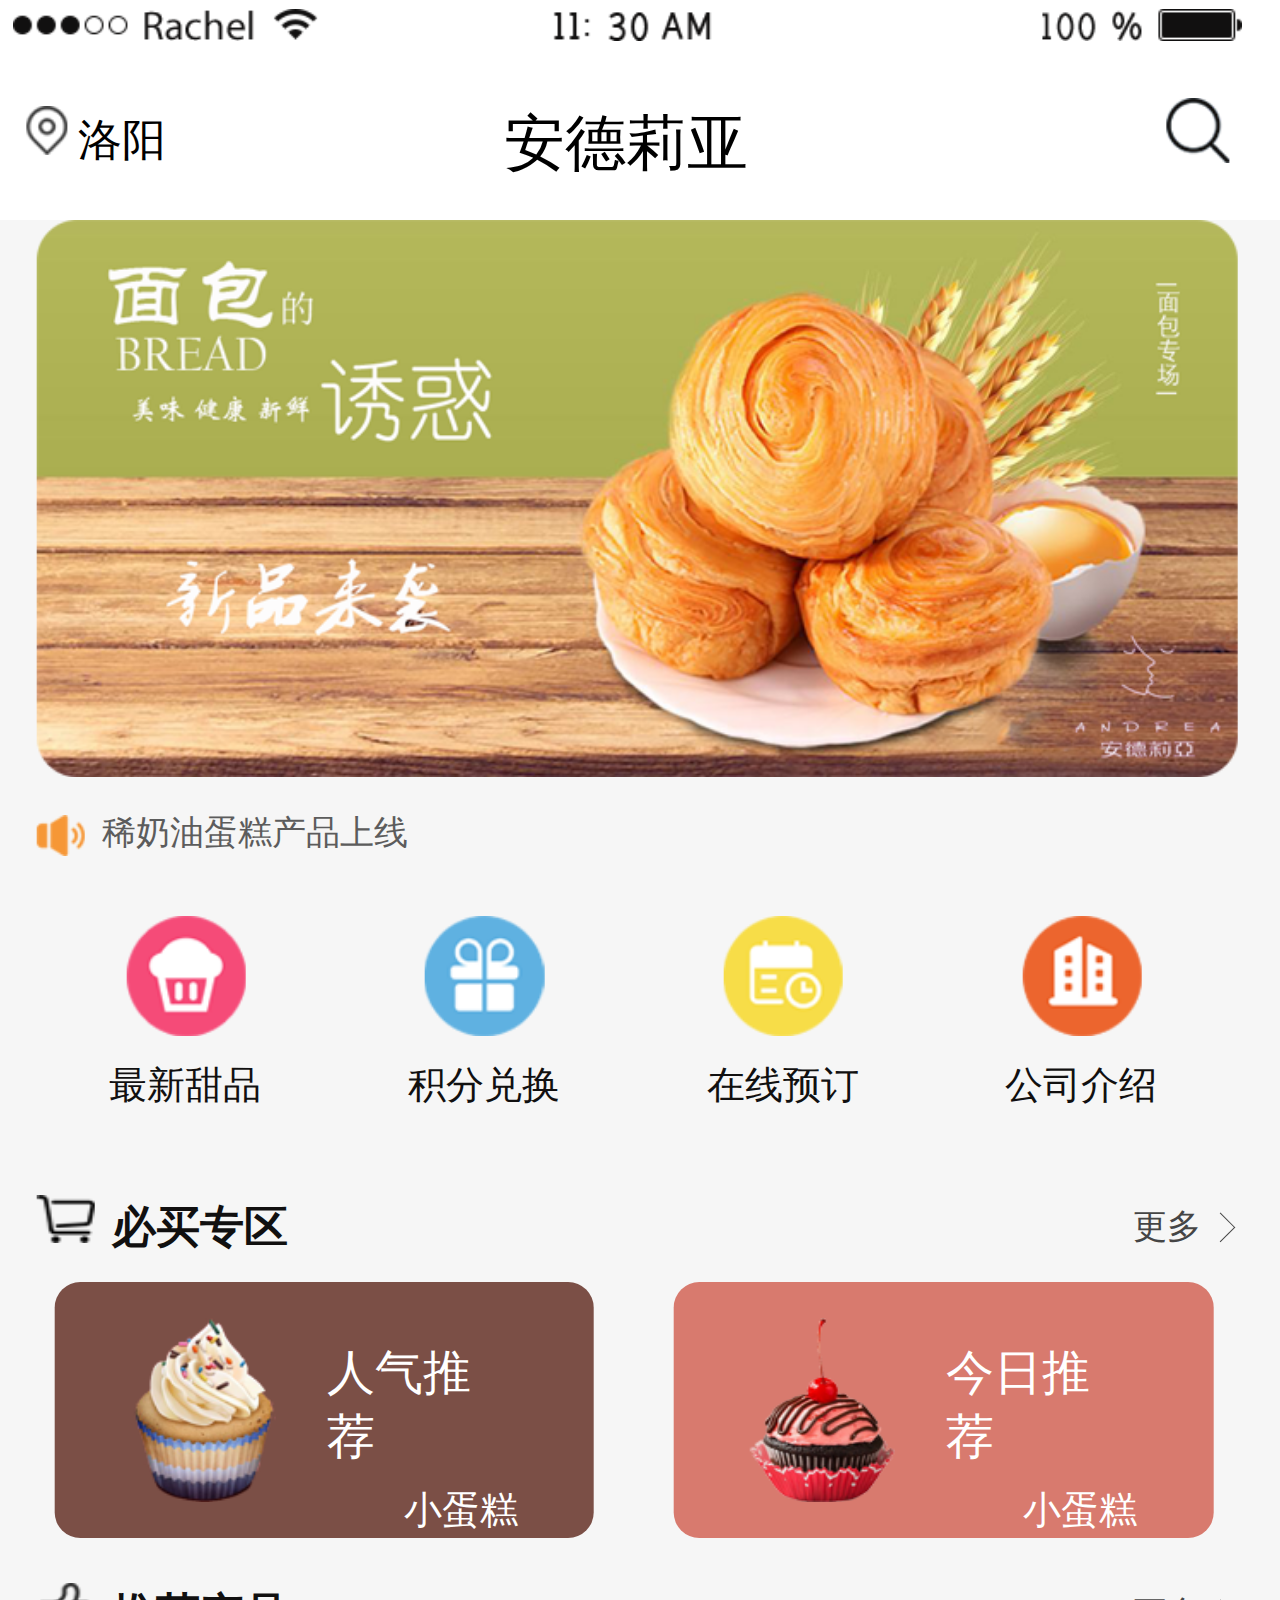
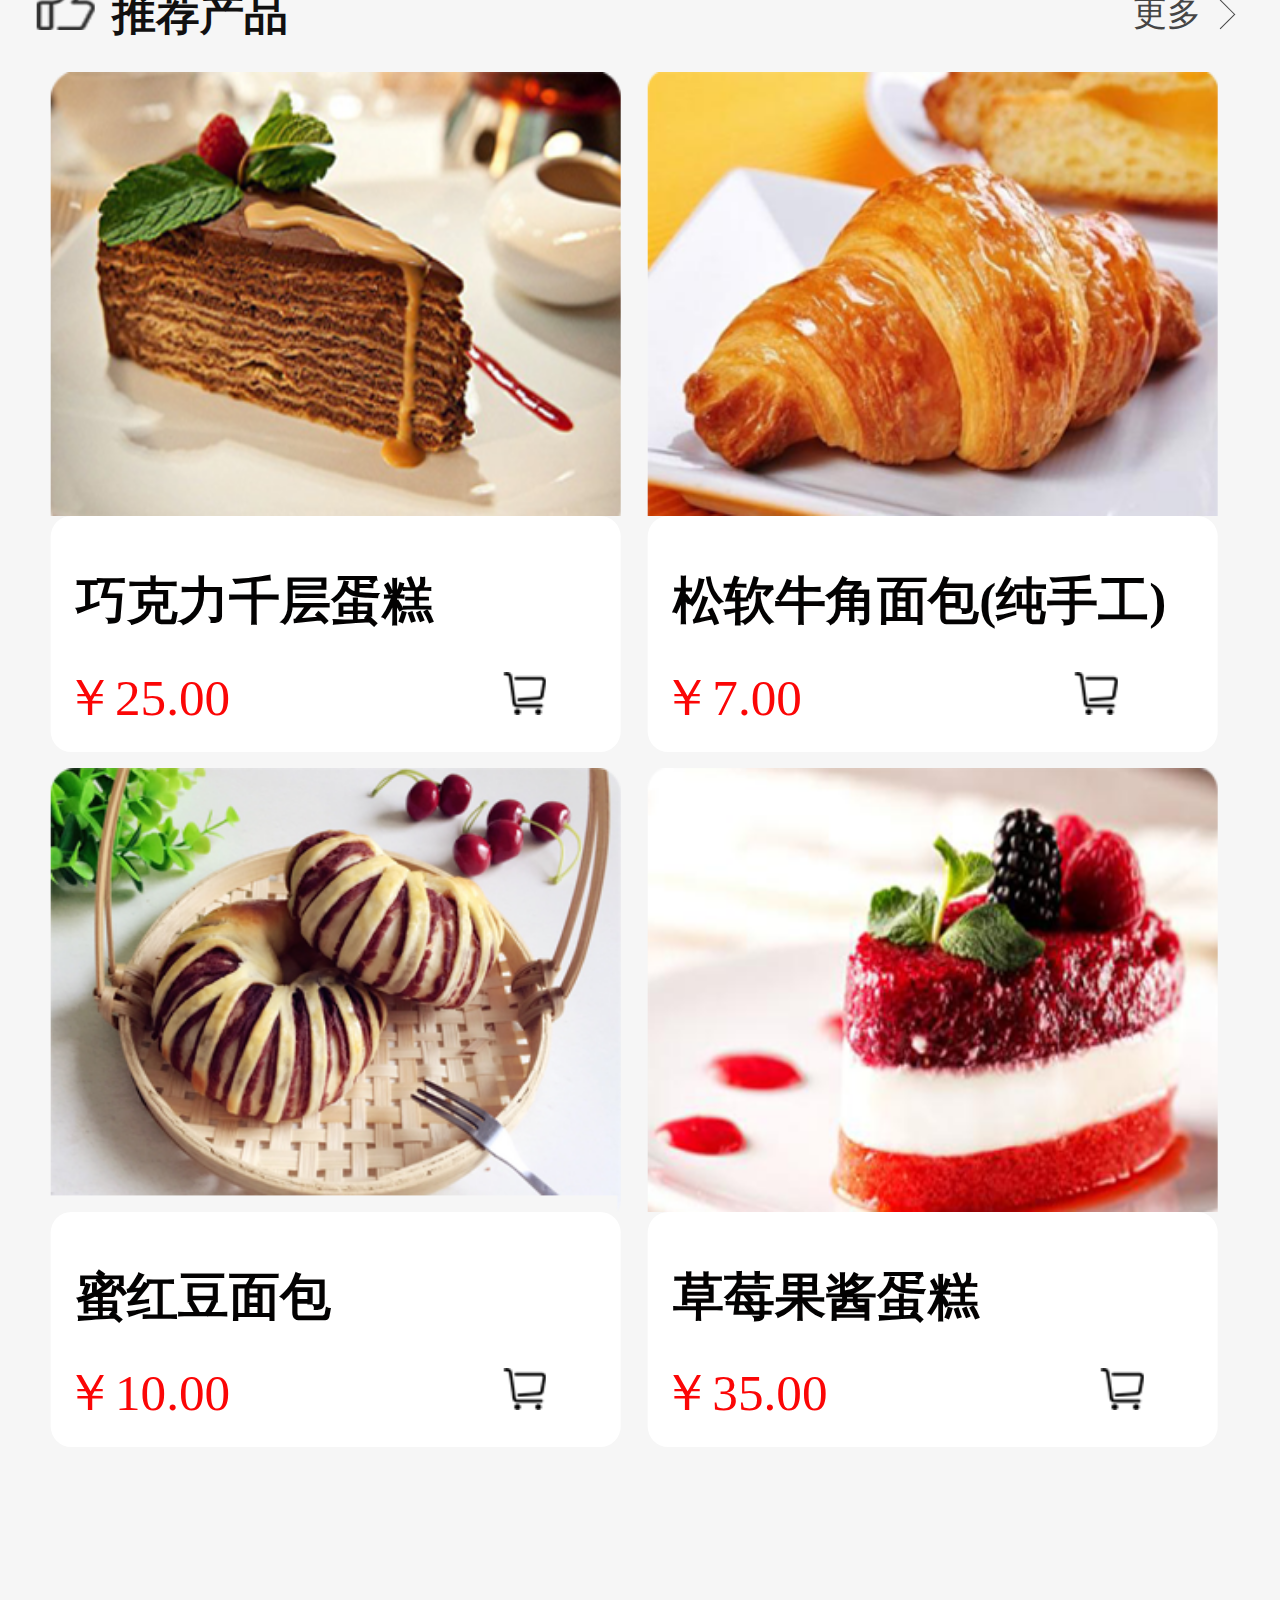
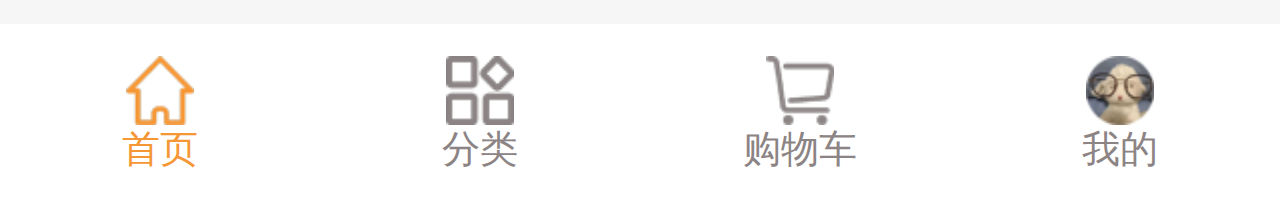
<file: 安德莉亚1-焦诗博/index.html>
<!DOCTYPE html>
<html lang="en">
<head>
    <meta charset="UTF-8">
    <meta name="viewport" content="width=device-width, initial-scale=1.0">
    <title>Document</title>
    <style>
        @import 'css/common.css';
    </style>
</head>
<body>
    <div class="nav"></div>
    <div class="navbar">
        <div><img src="img/16.png">&nbsp;洛阳</div>
        <div>安德莉亚</div>
        <div></div>
    </div>
    <div class="color">
        <div class="tbody">
            <header>
                <div class="lunbo"></div>
                <div class="tip">
                    <div></div>
                    <div>稀奶油蛋糕产品上线</div>
                </div>
                <div class="menu">
                    <div class="fr"><img src="img/12.png"><span>最新甜品</span></div>
                    <div class="s"><img src="img/11.png"><span>积分兑换</span></div>
                    <div class="t"><img src="img/10.png"><span>在线预订</span></div>
                    <div class="fo"><img src="img/9.png"><span>公司介绍</span></div>
                </div>
            </header>
            <div class="content">
                <div class="bm">
                    <div class="bhd"><div><img src="img/3.png">&nbsp;<span>必买专区</span></div><div>更多&nbsp;</div></div>
                    <div class="bc">
                        <div class="bl">
                            <div></div>
                            <div>
                                <span>人气推荐</span>
                                <span>小蛋糕</span>
                            </div>
                        </div>
                        <div class="br">
                            <div></div>
                            <div>
                                <span>今日推荐</span>
                                <span>小蛋糕</span>
                            </div>
                        </div>
                    </div>
                </div>
                <div class="tj">
                    <div class="thd"><div><img src="img/6.png">&nbsp;<span>推荐产品</span></div><div>更多&nbsp;</div></div>
                    <div class="tbd"></div>
                </div>
            </div>
        </div>   
    </div>
    <footer>
        <ul>
            <li><img src="img/21.png" alt="">首页</li>
            <li><img src="img/20.png" alt="">分类</li>
            <li><img src="img/19.png" alt="">购物车</li>
            <li><img src="img/18.png" alt="">我的</li>
        </ul>
    </footer>
    <script src="js/index.js"></script>
</body>
</html>
</file>
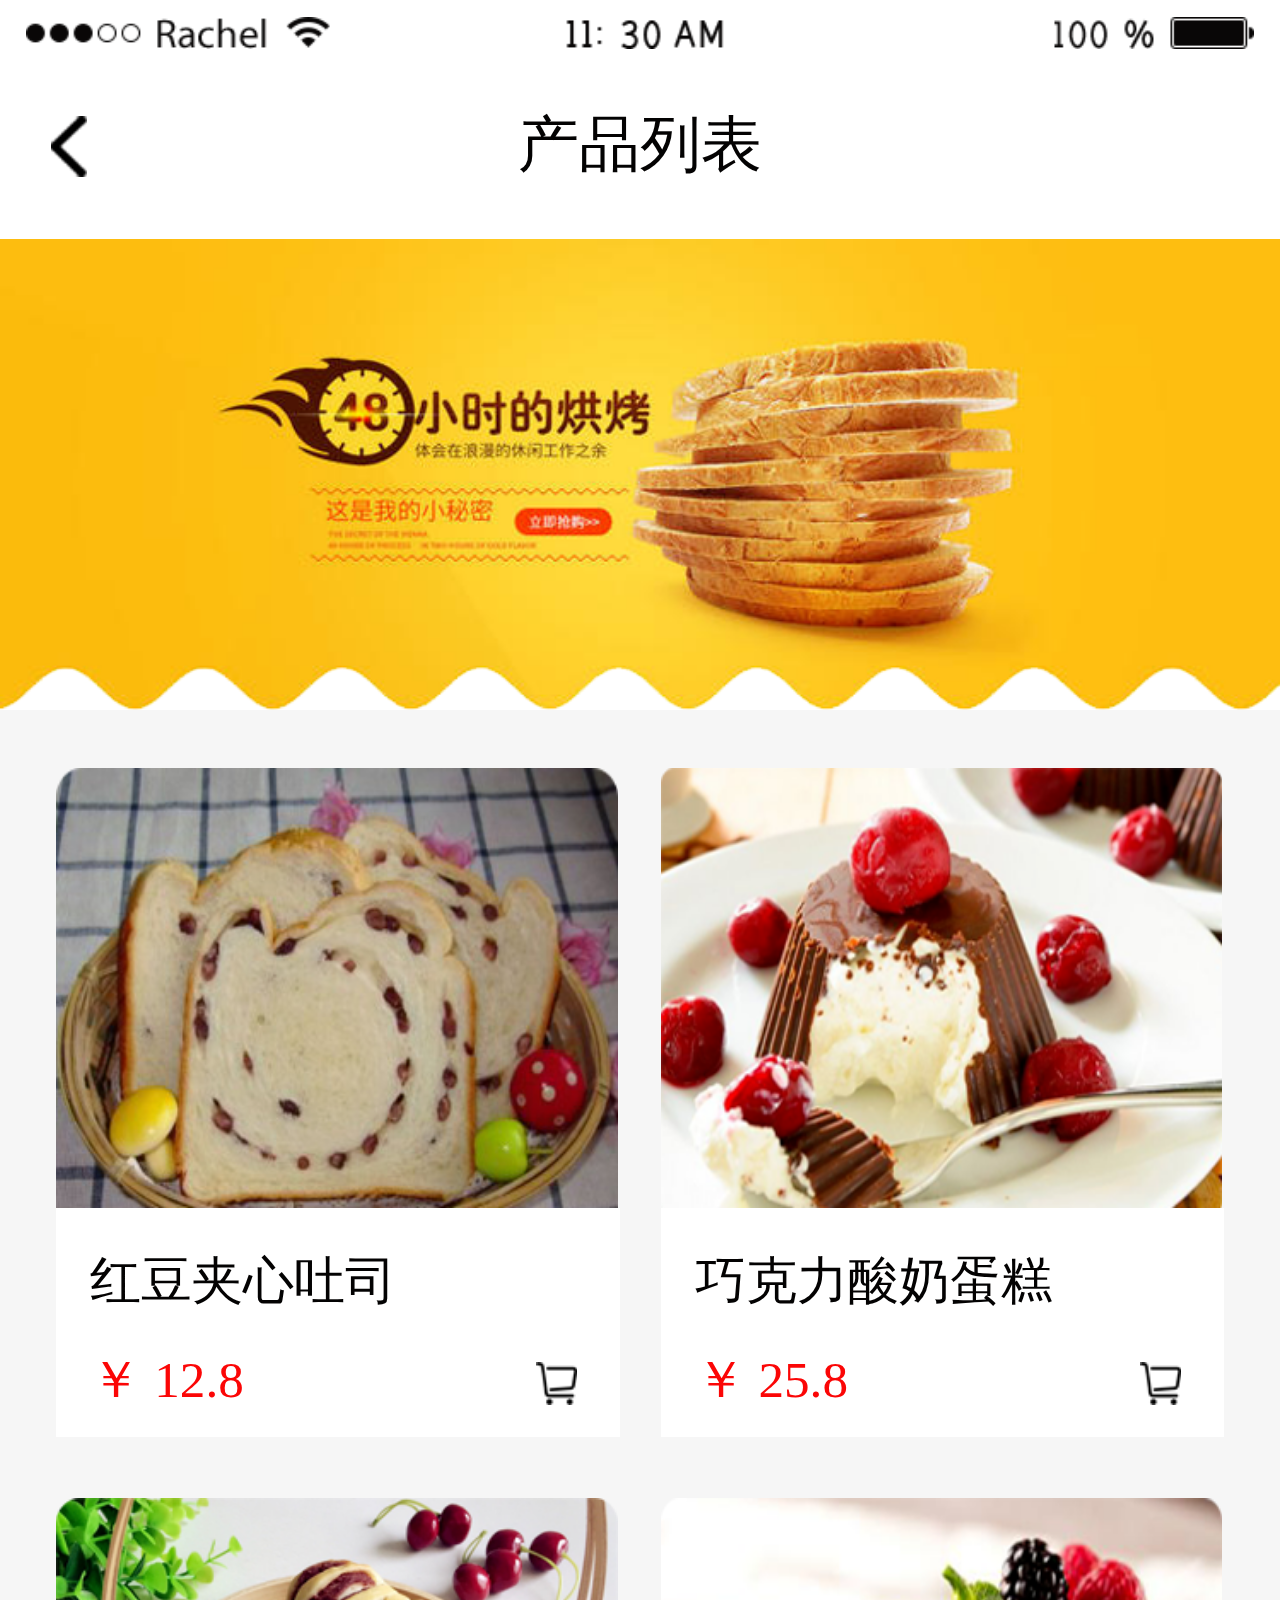
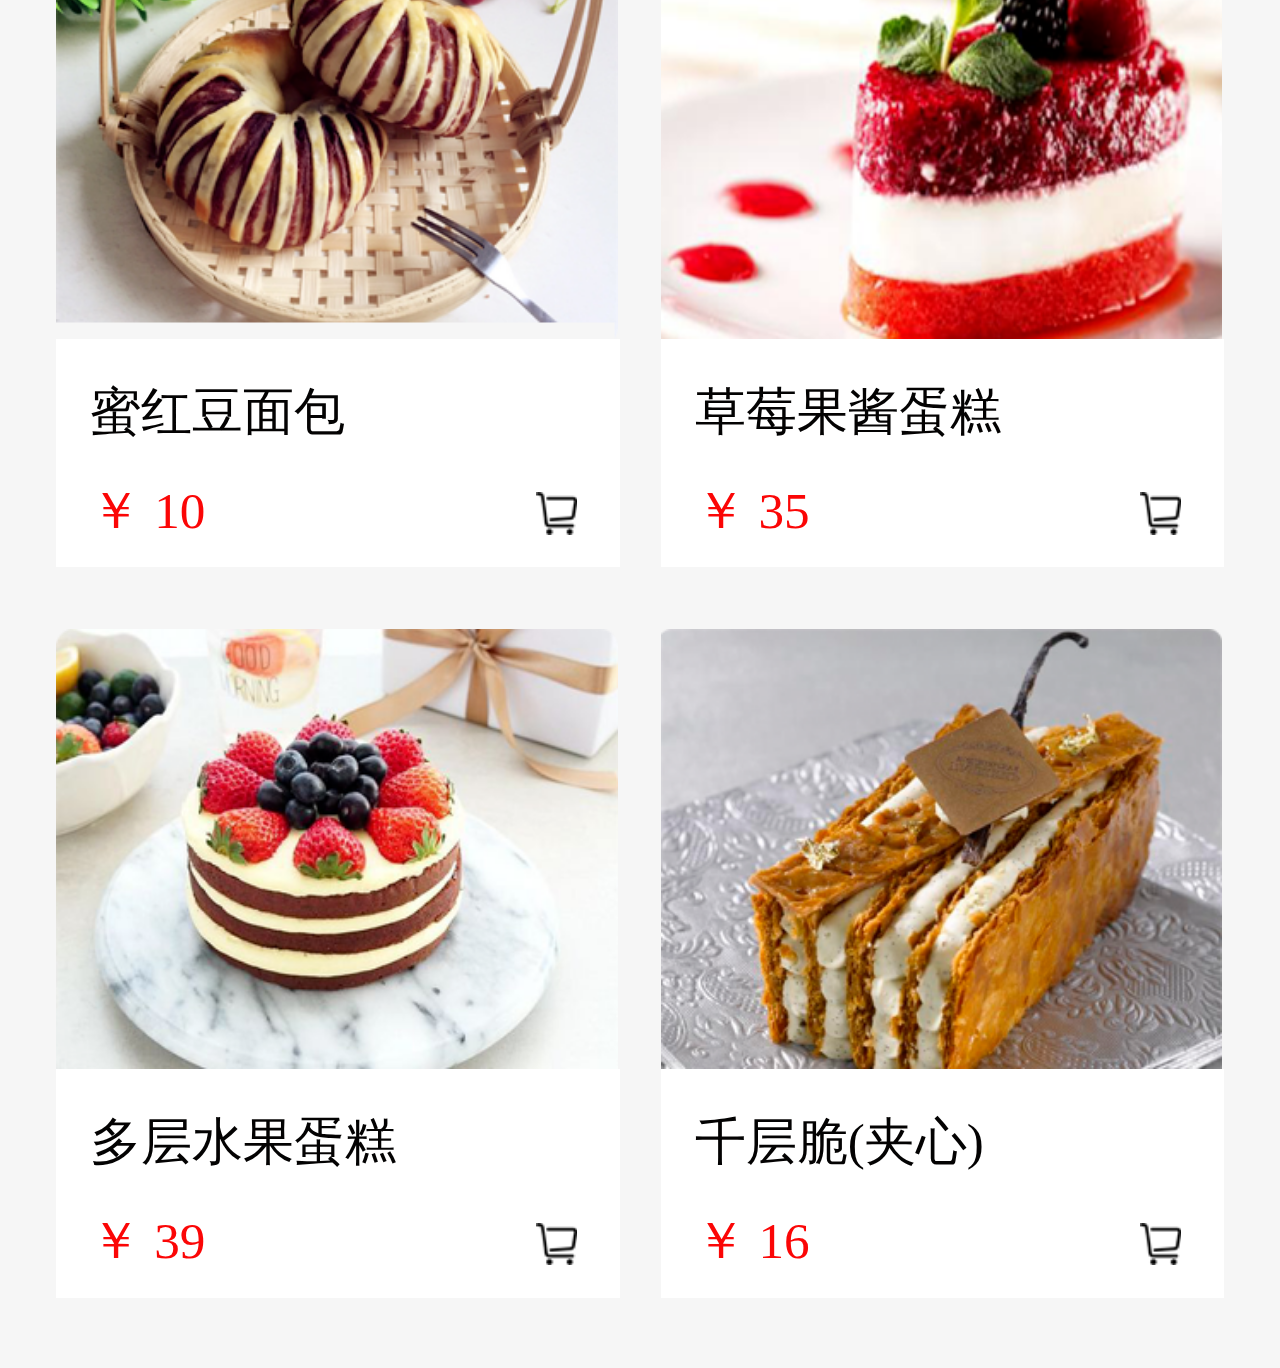
<file: 安德莉亚2-焦诗博/安德莉亚2.html>
<!DOCTYPE html>
<html lang="en">
<head>
    <meta charset="UTF-8">
    <meta name="viewport" content="width=device-width, initial-scale=1.0">
    <title>Document</title>
    <style>
        @import 'css/less.css';
    </style>
</head>
<body>
    <div class="dl">
        <div class="hd"><img src="../安德莉亚2-焦诗博/img/苹果6黑.png" alt=""></div>
        <div class="tit"><img src="../安德莉亚2-焦诗博/img/箭头.png">产品列表</div>
    </div>
    <div class="ct">
        <div class="zw"></div>
        <div class="lunbo"></div>
        <div class="mune">
            <div class="mid">
            </div>
        </div>        
    </div>
    <script src="../安德莉亚2-焦诗博/js/js.js"></script>
</body>
</html>
</file>
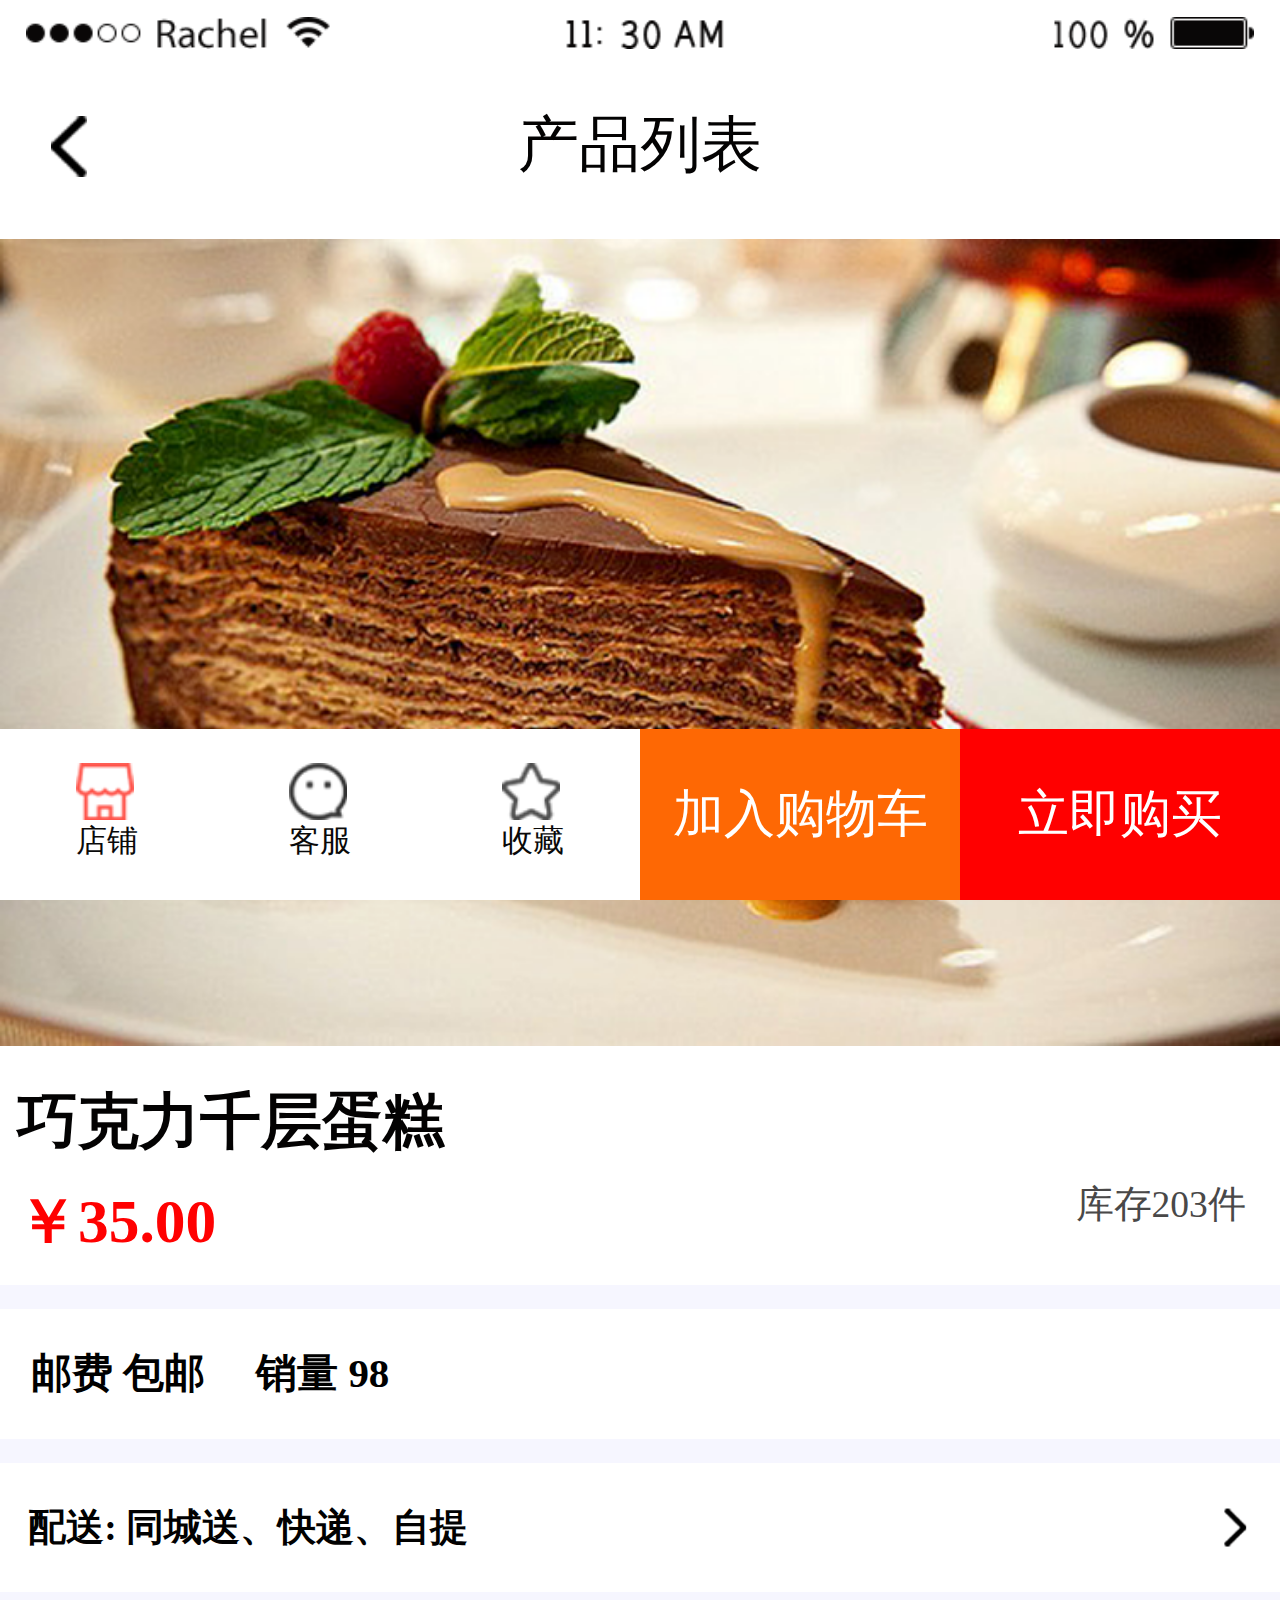
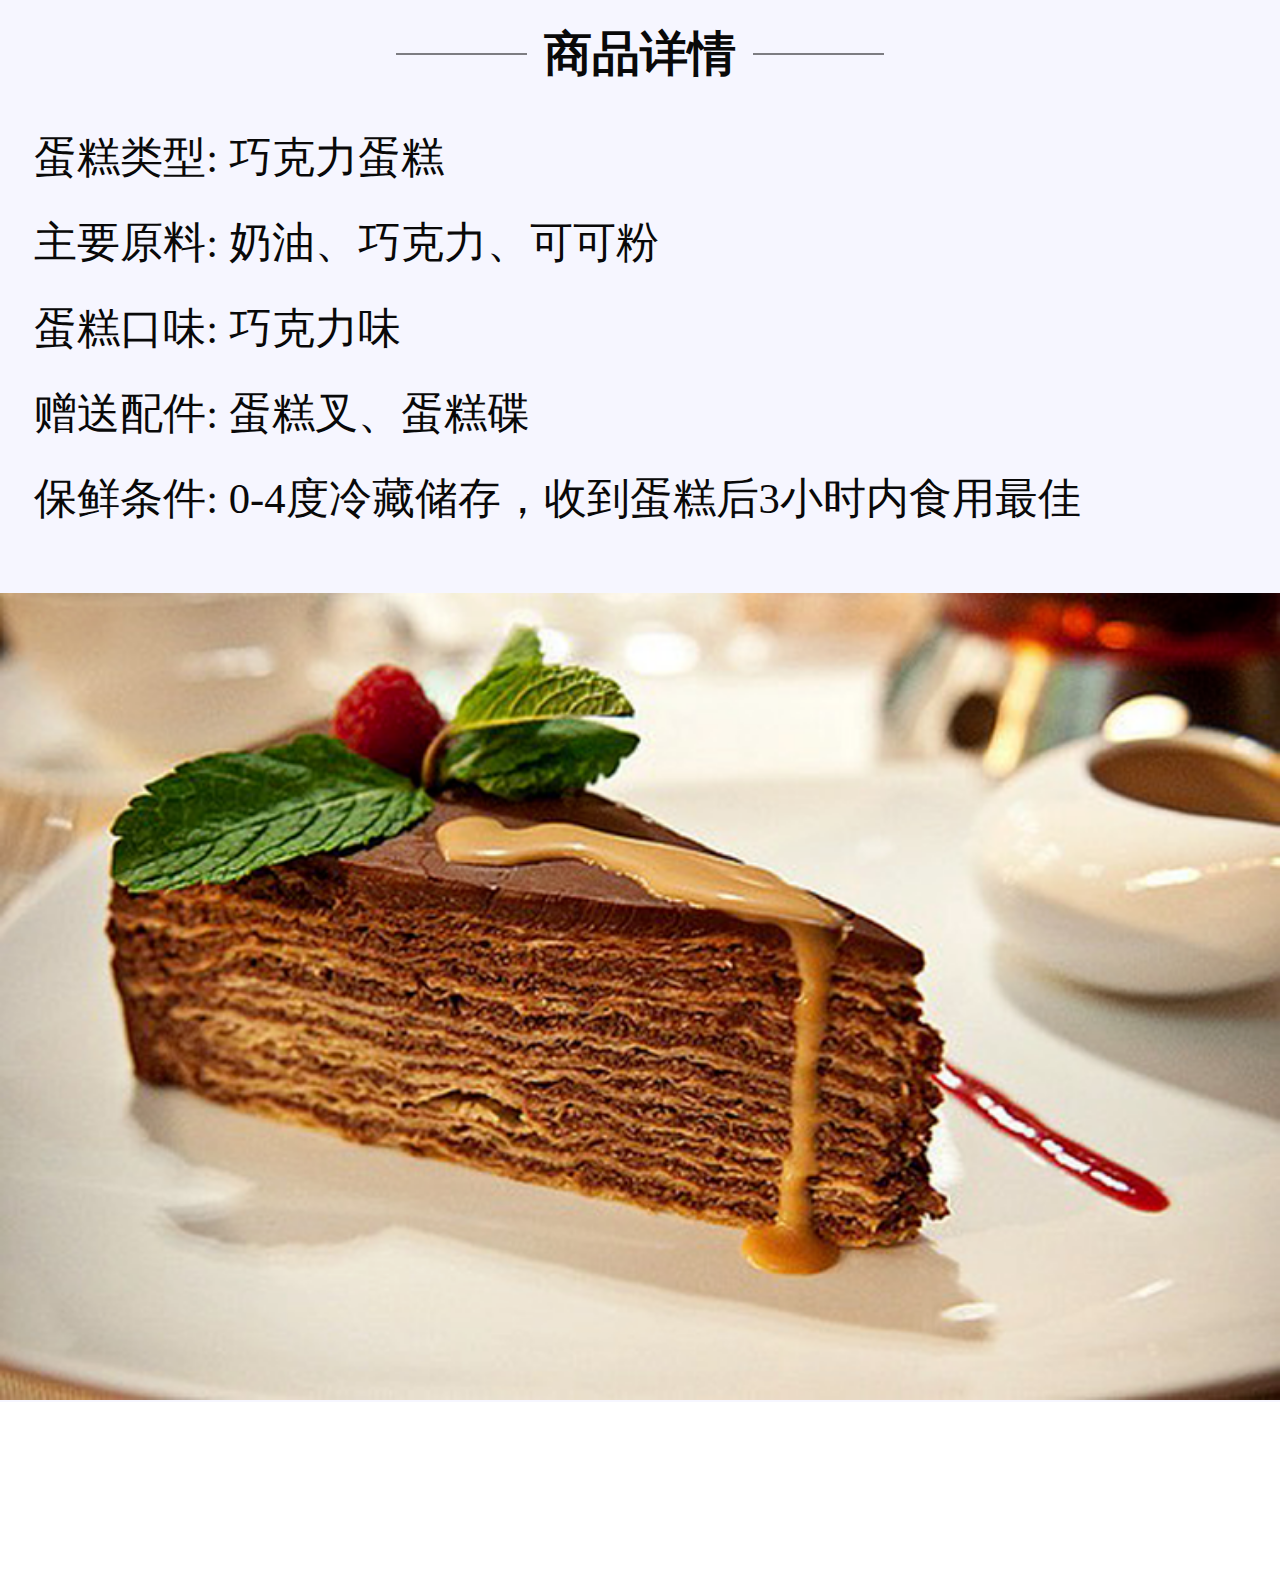
<file: 安德莉亚3-焦诗博/商品详情.html>
<!DOCTYPE html>
<html lang="en">
<head>
    <meta charset="UTF-8">
    <meta name="viewport" content="width=device-width, initial-scale=1.0">
    <title>Document</title>
    <style>
        @import '../安德莉亚3-焦诗博/css/spxqless.css';
    </style>
</head>
<body>
    <div class="dl">
        <div class="hd"><img src="../安德莉亚2-焦诗博/img/苹果6黑.png" alt=""></div>
        <div class="tit"><img src="../安德莉亚2-焦诗博/img/箭头.png">产品列表</div>
    </div>
    <div class="zw"></div>
     <div class="content">
         <div class="pic"><img src="../安德莉亚3-焦诗博/img/图层1.png" alt=""></div>
         <div class="name">
             <span>巧克力千层蛋糕</span>
             <div class="num">
                 <span>￥35.00</span>
                 <span>库存203件</span>
             </div>
         </div>
         <div class="message1"><span>&nbsp;&nbsp;&nbsp;邮费 包邮</span>&nbsp;&nbsp;&nbsp;&nbsp;&nbsp;<span>销量 98</span></div>
         <div class="message2">&nbsp;&nbsp;&nbsp;<span>配送: 同城送、快递、自提</span><img src="../安德莉亚3-焦诗博/img/箭头.png" alt=""></div>
        <div class="message3">
            <div class="tt">
                <div class="line"></div>
                <div class="ttf">商品详情</div>
                <div class="line"></div>
            </div>
            <div class="bd">
                蛋糕类型: 巧克力蛋糕<br/>
                主要原料: 奶油、巧克力、可可粉<br/>
                蛋糕口味: 巧克力味<br/>
                赠送配件: 蛋糕叉、蛋糕碟<br/>
                保鲜条件: 0-4度冷藏储存，收到蛋糕后3小时内食用最佳
            </div>
            <img src="../安德莉亚3-焦诗博/img/图层1.png " alt="">
        </div>
     </div>
     <div class="zw2"></div>
     <footer>
        <div class="left">
            <div class="dp"><img src="../安德莉亚3-焦诗博/img/图层4.png" alt=""><span>店铺</span></div>
            <div class="kf"><img src="../安德莉亚3-焦诗博/img/图层2.png" alt=""><span>客服</span></div>
            <div class="sc"><img src="../安德莉亚3-焦诗博/img/图层3.png" alt=""><span>收藏</span></div>
        </div>
        <div class="right">
            <div class="car">加入购物车</div>
            <div class="buy">立即购买</div>
        </div>
     </footer>
</body>
</html>
</file>
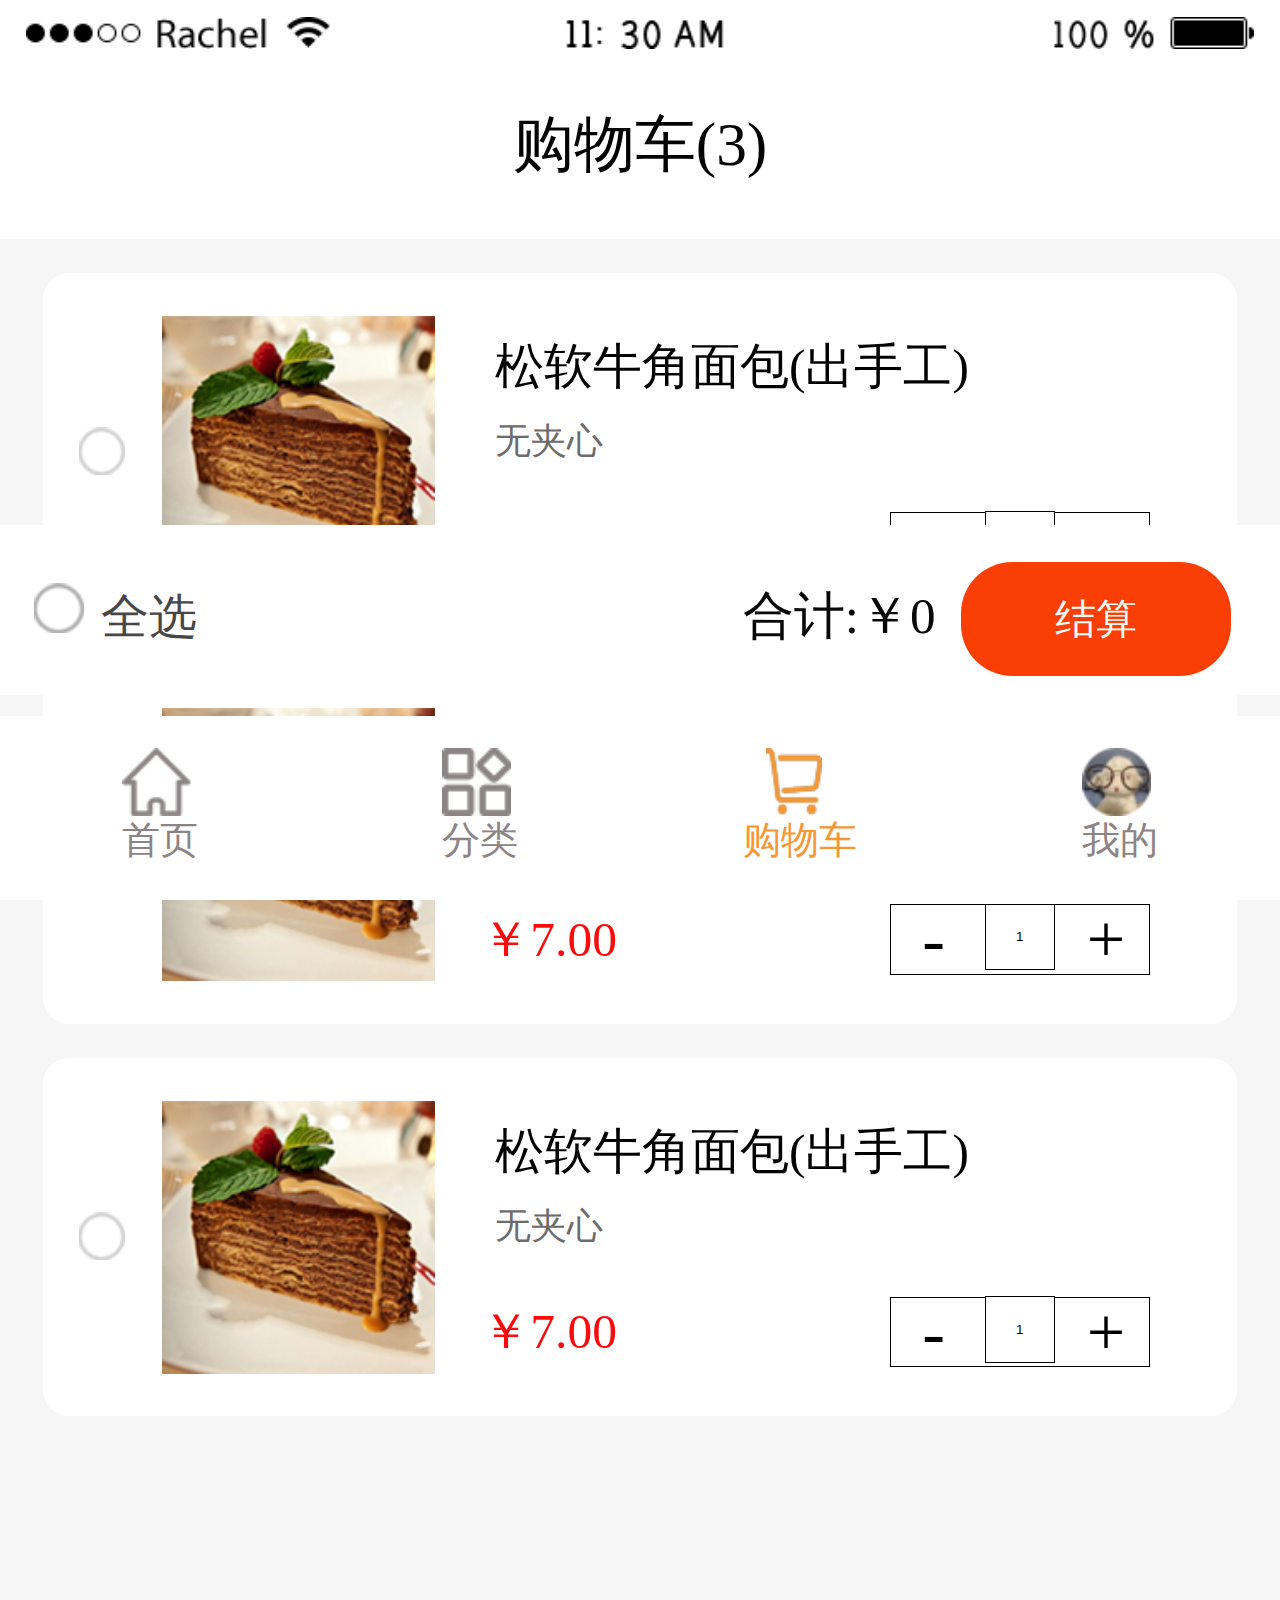
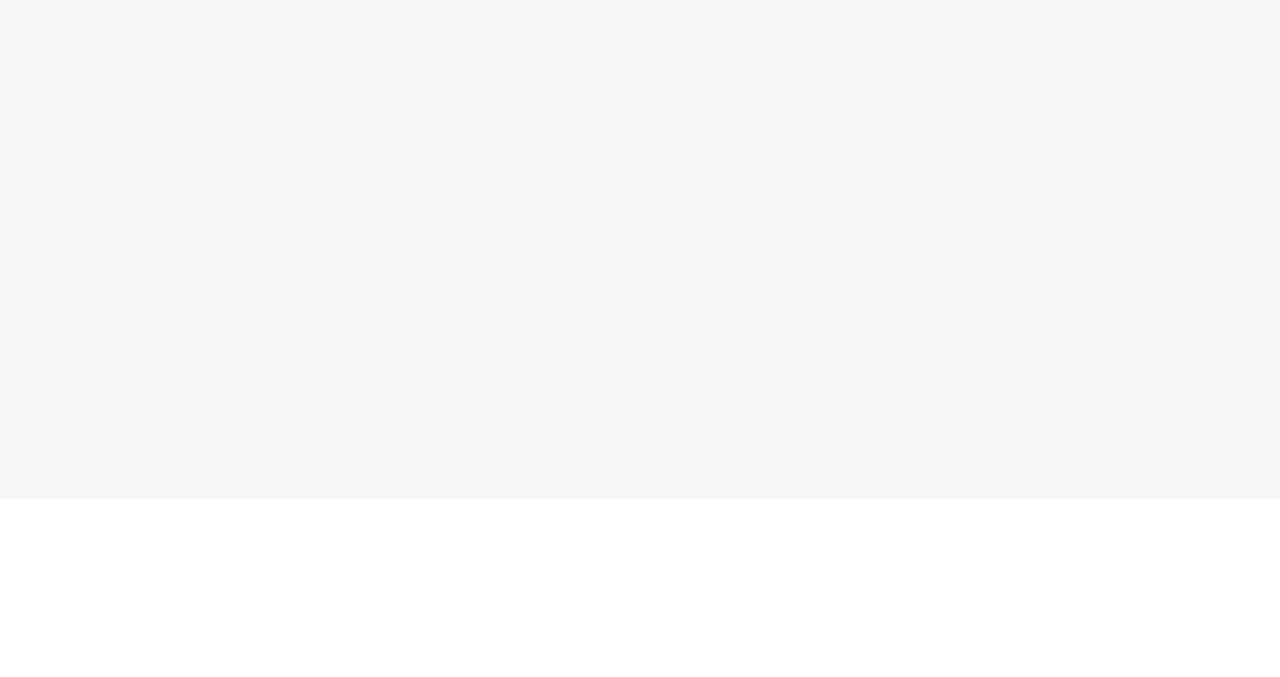
<file: 安德莉亚4-焦诗博/安德莉亚4.html>
<!DOCTYPE html>
<html lang="en">

<head>
    <meta charset="UTF-8">
    <meta name="viewport" content="width=device-width, initial-scale=1.0">
    <title>Document</title>
    <style>
        @import '../安德莉亚4-焦诗博/css/less.css';
    </style>
</head>

<body>
    <!-- 头 -->
    <div class="header">
        <div class="hd"><img src="../安德莉亚4-焦诗博/img/苹果6黑.png" alt=""></div>
        <div class="tit">购物车(3)</div>
    </div>
    <div class="zw1"></div>
    <!-- 内容区 -->
    <div class="content">
        <div class="card">
            <div class="rd"><img src="../安德莉亚4-焦诗博/img/图层1副本3.png" alt=""></div>
            <div class="pic"><img src="../安德莉亚4-焦诗博/img/图层5.png"></div>
            <div class="xx"><span>松软牛角面包(出手工)</span><span>无夹心</span>
                <div class="num"><span class="price">￥7.00</span>
                    <div class="chance">
                        <div class="jian">-</div><input type="text" value="1">
                        <div class="jia">+</div>
                    </div>
                </div>
            </div>
        </div>
        <div class="card">
            <div class="rd"><img src="../安德莉亚4-焦诗博/img/图层1副本3.png" alt=""></div>
            <div class="pic"><img src="../安德莉亚4-焦诗博/img/图层5.png"></div>
            <div class="xx"><span>松软牛角面包(出手工)</span><span>无夹心</span>
                <div class="num"><span class="price">￥7.00</span>
                    <div class="chance">
                        <div class="jian">-</div><input type="text" value="1">
                        <div class="jia">+</div>
                    </div>
                </div>
            </div>
        </div>
        <div class="card">
            <div class="rd"><img src="../安德莉亚4-焦诗博/img/图层1副本3.png" alt=""></div>
            <div class="pic"><img src="../安德莉亚4-焦诗博/img/图层5.png"></div>
            <div class="xx"><span>松软牛角面包(出手工)</span><span>无夹心</span>
                <div class="num"><span class="price">￥7.00</span>
                    <div class="chance">
                        <div class="jian">-</div><input type="text" value="1">
                        <div class="jia">+</div>
                    </div>
                </div>
            </div>
        </div>
    </div>
    <div class="jsuan"><img src="../安德莉亚4-焦诗博/img/图层1副本3.png" alt=""><span>全选</span><span>合计:￥0</span><div>结算</div></div>
    <!-- 页脚导航 -->
    <footer>
        <div class="why">
            <ul>
                <li><img src="img/图层3.png" alt="">首页</li>
                <li><img src="img/图层2.png" alt="">分类</li>
                <li>
                    <div class="pic"></div>购物车
                </li>
                <li><img src="img/图层4.png" alt="">我的</li>
            </ul>
        </div>

    </footer>
</body>

</html>
</file>
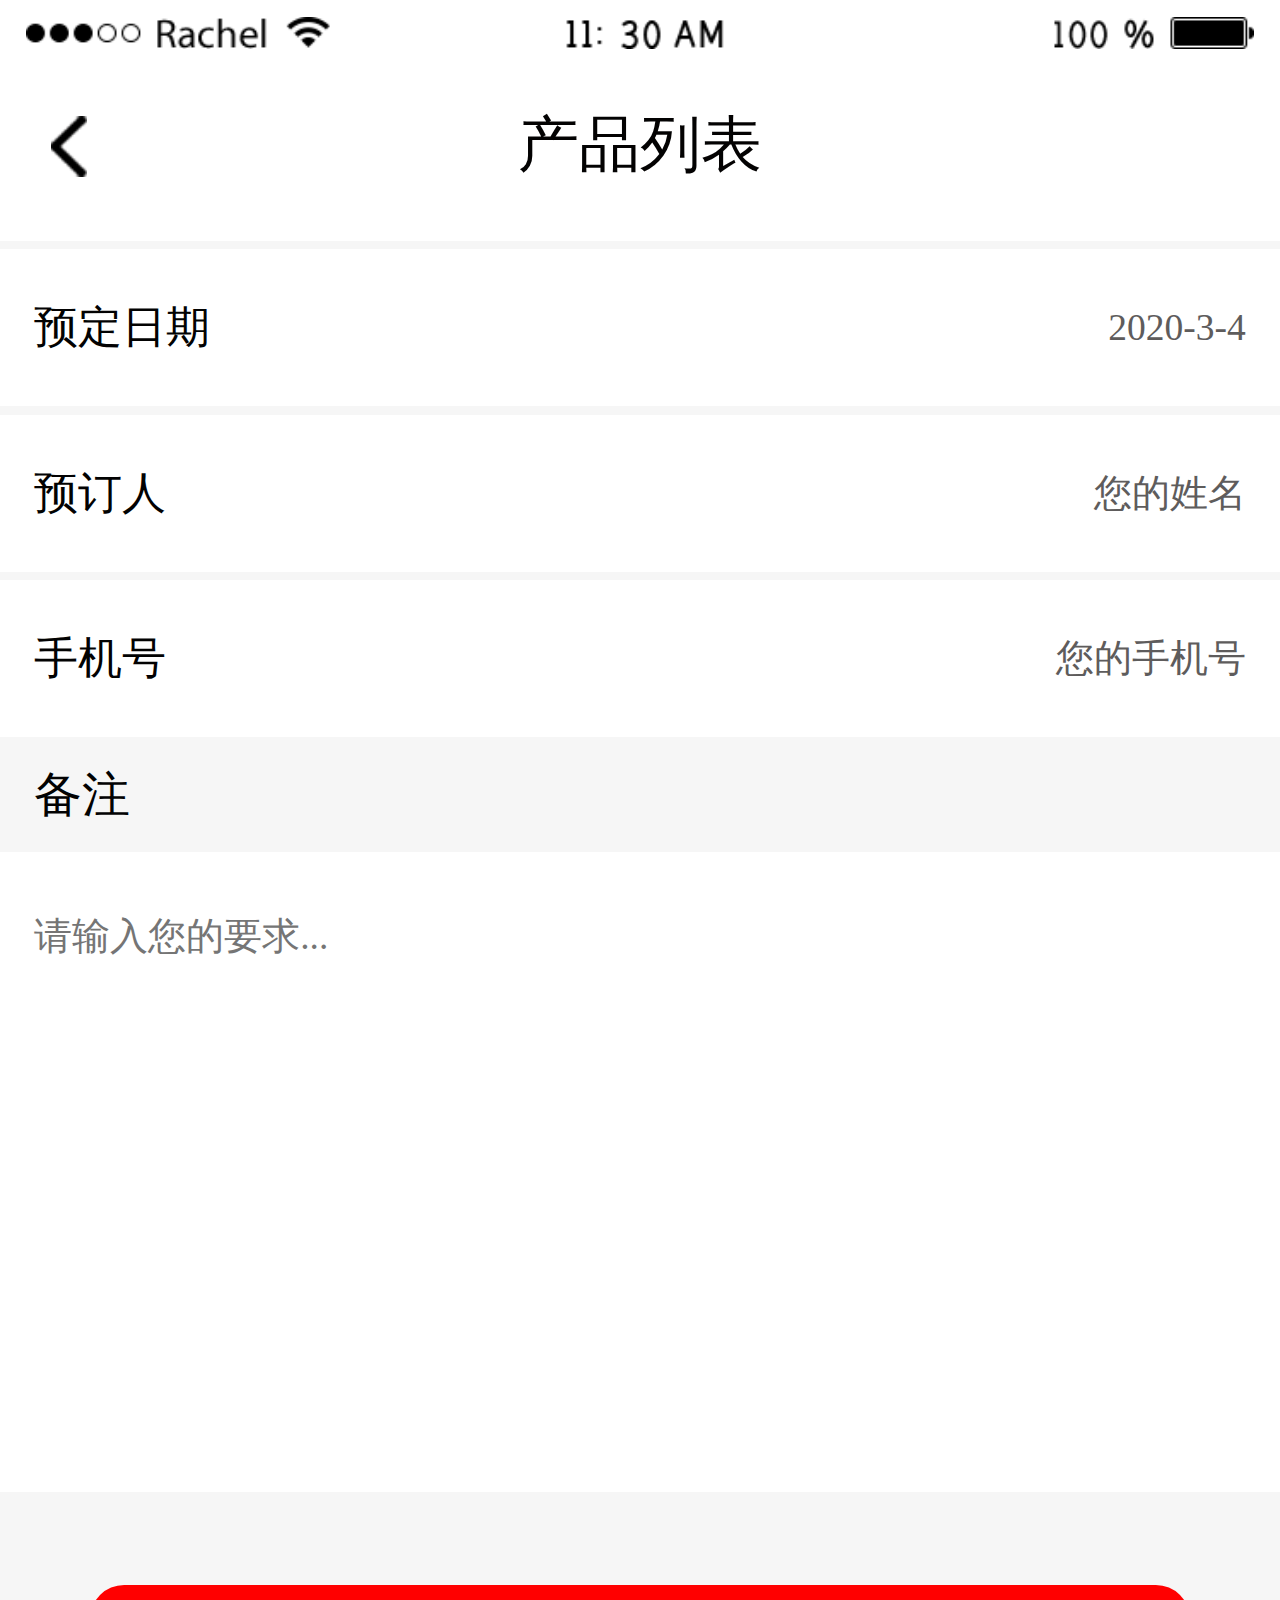
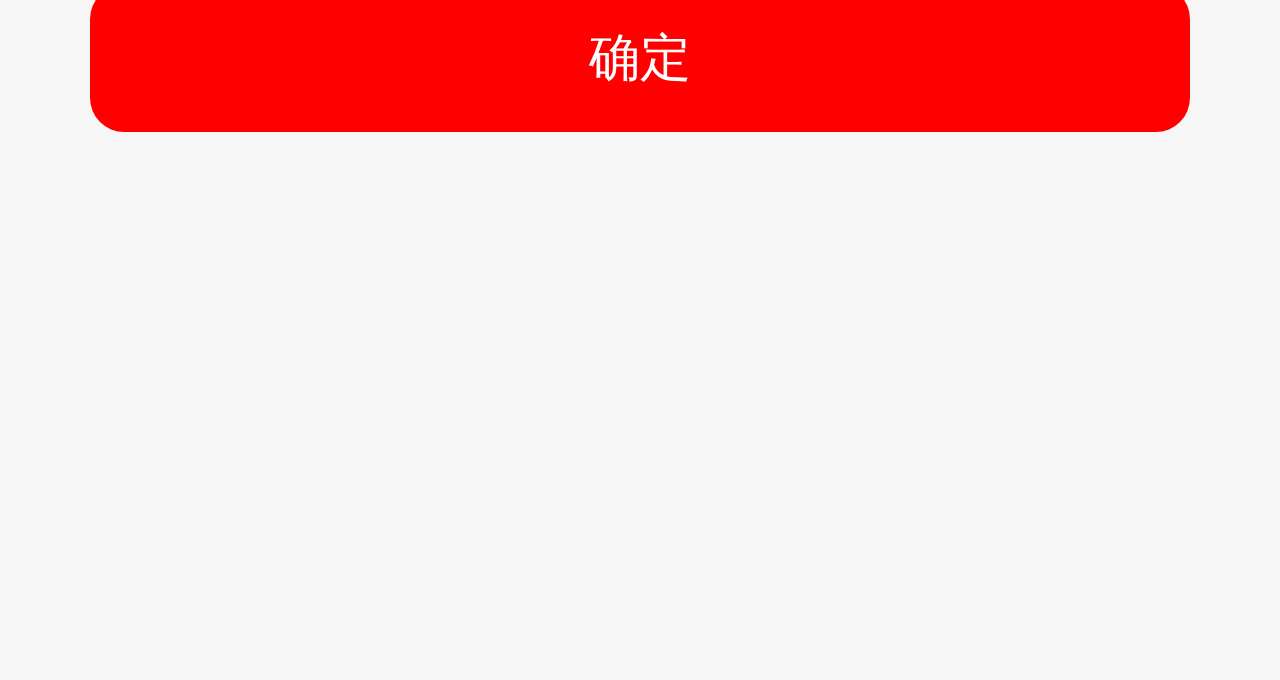
<file: 安德莉亚5-焦诗博/安德莉亚5.html>
<!DOCTYPE html>
<html lang="en">
<head>
    <meta charset="UTF-8">
    <meta name="viewport" content="width=device-width, initial-scale=1.0">
    <title>Document</title>
    <style>
        @import '../安德莉亚5-焦诗博/css/less.css';
    </style>
</head>
<body>
    <!-- 头 -->
    <div class="header">
        <div class="hd"><img src="../安德莉亚5-焦诗博/img/苹果6黑.png" alt=""></div>
        <div class="tit"><img src="../安德莉亚5-焦诗博/img/箭头.png">产品列表</div>
    </div>
    <!-- 内容区 -->
    <div class="zw"></div>
    <div class="content">
        <div class="bd">
            <div class="bdt">
                <div><span>预定日期</span><span>2020-3-4</span></div>
                <div><span>预订人</span><span>您的姓名</span></div>
                <div><span>手机号</span><span>您的手机号</span></div>
            </div>
            <div>备注</div>
            <textarea placeholder="请输入您的要求..."></textarea>
        </div>
        <div class="btm">确定</div>
    </div>
</body>
</html>
</file>
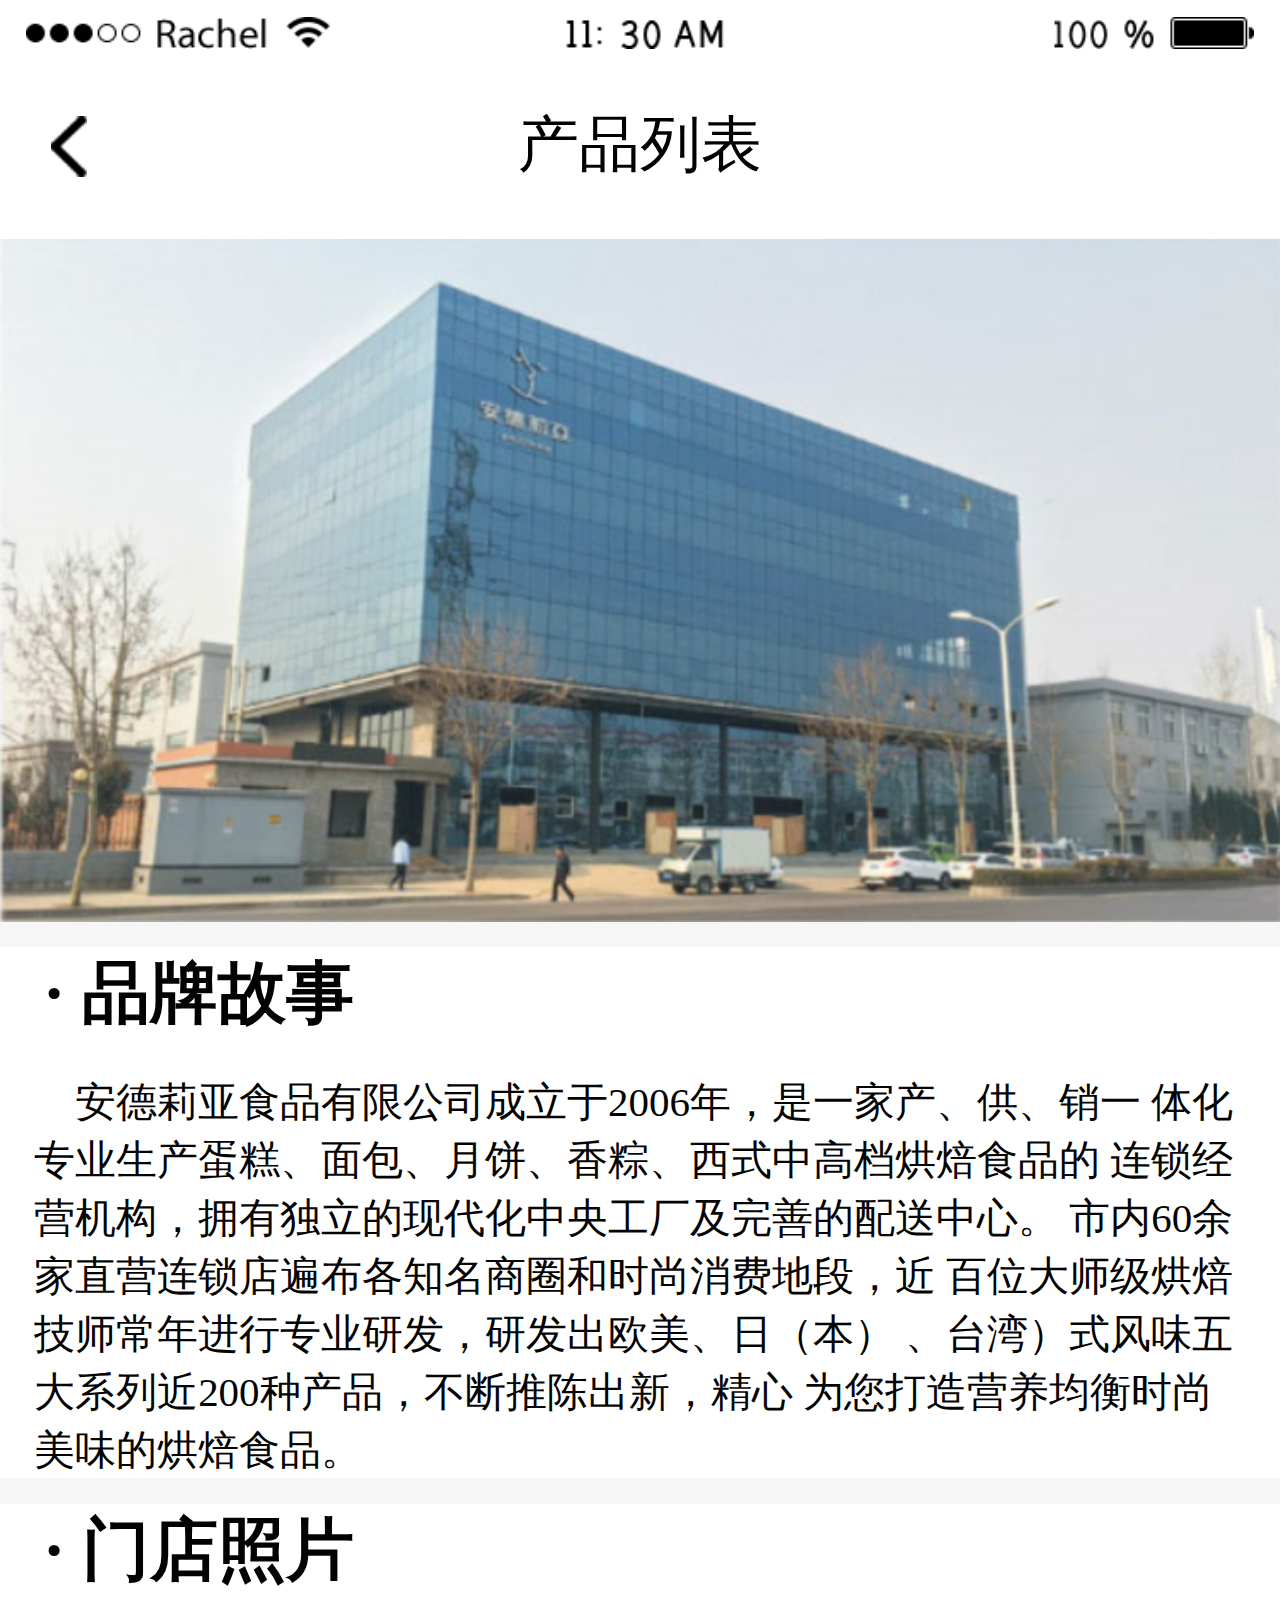
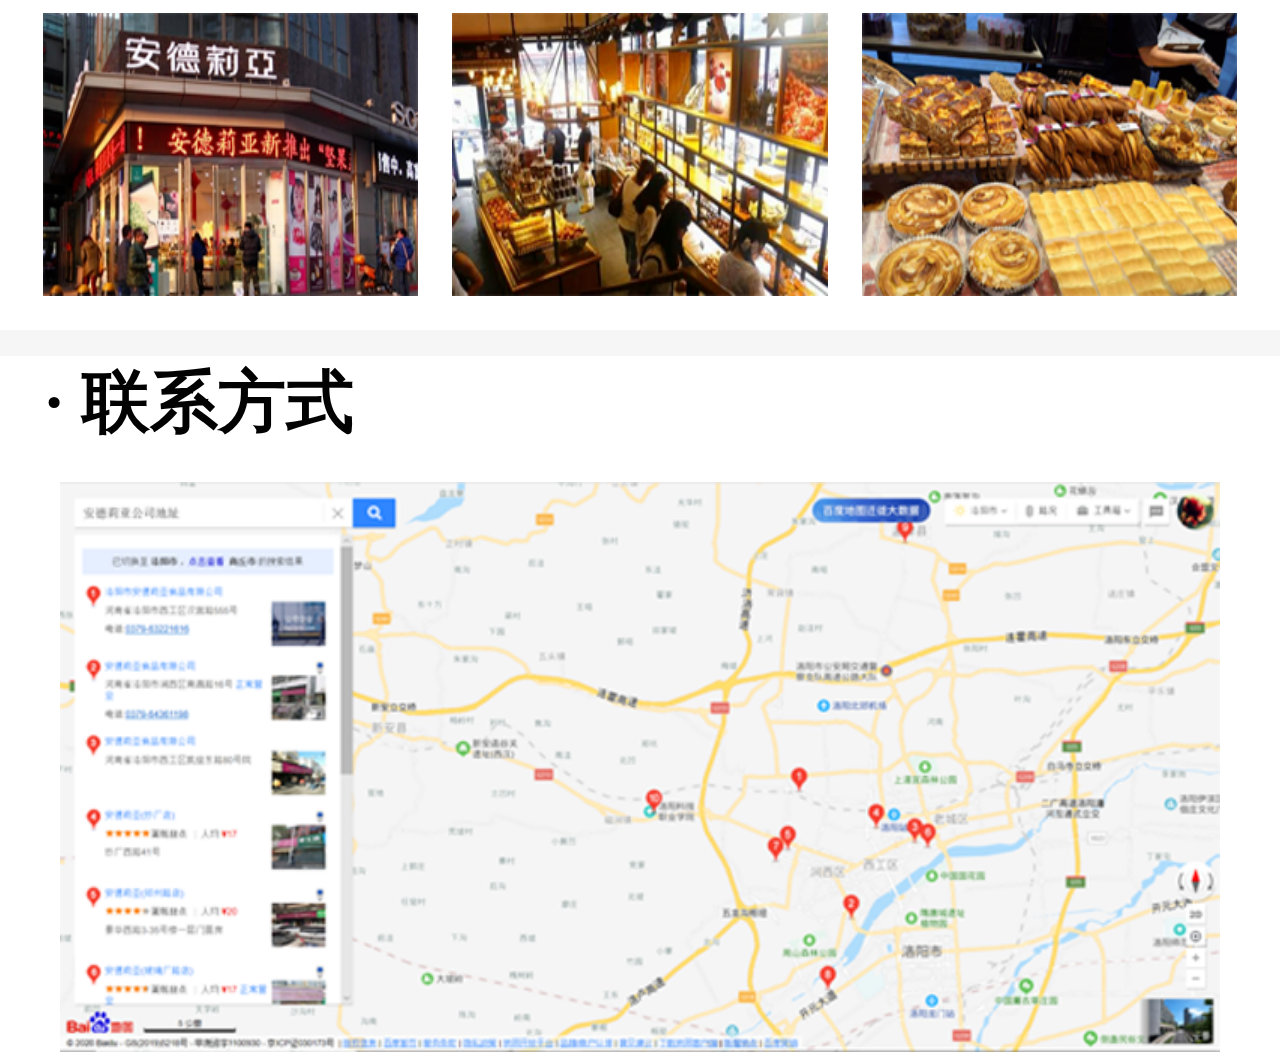
<file: 安德莉亚6-焦诗博/安德莉亚6.html>
<!DOCTYPE html>
<html lang="en">
<head>
    <meta charset="UTF-8">
    <meta name="viewport" content="width=device-width, initial-scale=1.0">
    <title>Document</title>
    <style>
        @import '../安德莉亚6-焦诗博/css/less.css';
    </style>
</head>
<body>
    <!-- 头 -->
    <div class="header">
        <div class="hd"><img src="../安德莉亚6-焦诗博/img/苹果6黑.png" alt=""></div>
        <div class="tit"><img src="../安德莉亚6-焦诗博/img/箭头.png">产品列表</div>
    </div>
    <div class="zw"></div>
    <!-- 内容区 -->
    <div class="content">
        <div class="cpic"></div>
        <div class="ppgs">
            <span>
                · 品牌故事
            </span>
            <span>
&nbsp;&nbsp;&nbsp;&nbsp;安德莉亚食品有限公司成立于2006年，是一家产、供、销一
体化专业生产蛋糕、面包、月饼、香粽、西式中高档烘焙食品的     
连锁经营机构，拥有独立的现代化中央工厂及完善的配送中心。      
市内60余家直营连锁店遍布各知名商圈和时尚消费地段，近     
百位大师级烘焙技师常年进行专业研发，研发出欧美、日（本）   
、台湾）式风味五大系列近200种产品，不断推陈出新，精心      
为您打造营养均衡时尚美味的烘焙食品。
            </span>
        </div>
        <div class="mdzp">
            <div>
                · 门店照片
            </div>
            <div class="zs">
                <div><img src="../安德莉亚6-焦诗博/img/图层2.png" alt=""></div>
                <div><img src="../安德莉亚6-焦诗博/img/图层3.png" alt=""></div>
                <div><img src="../安德莉亚6-焦诗博/img/图层4.png"></div>
            </div>
        </div>
        <div class="lxfs">
            <div>· 联系方式</div>
            <div></div>
        </div>
    </div>
</body>
</html>
</file>
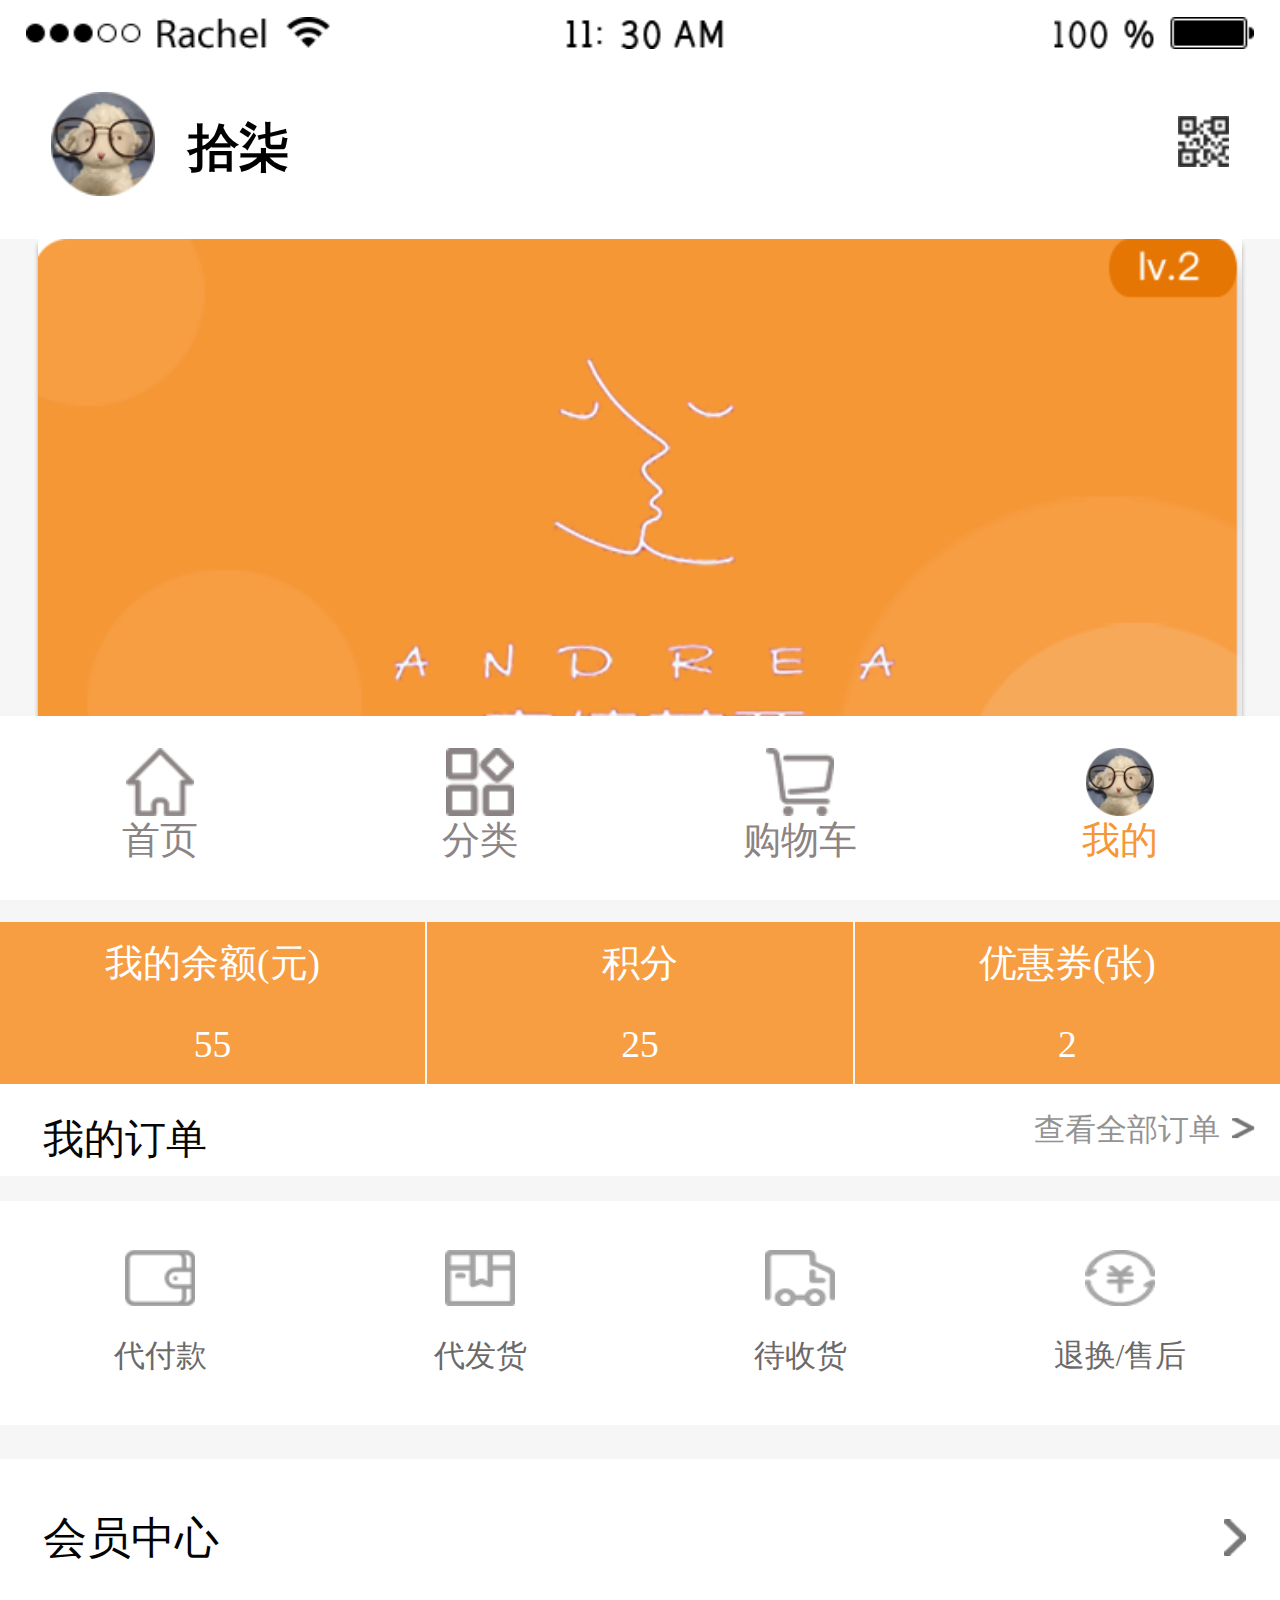
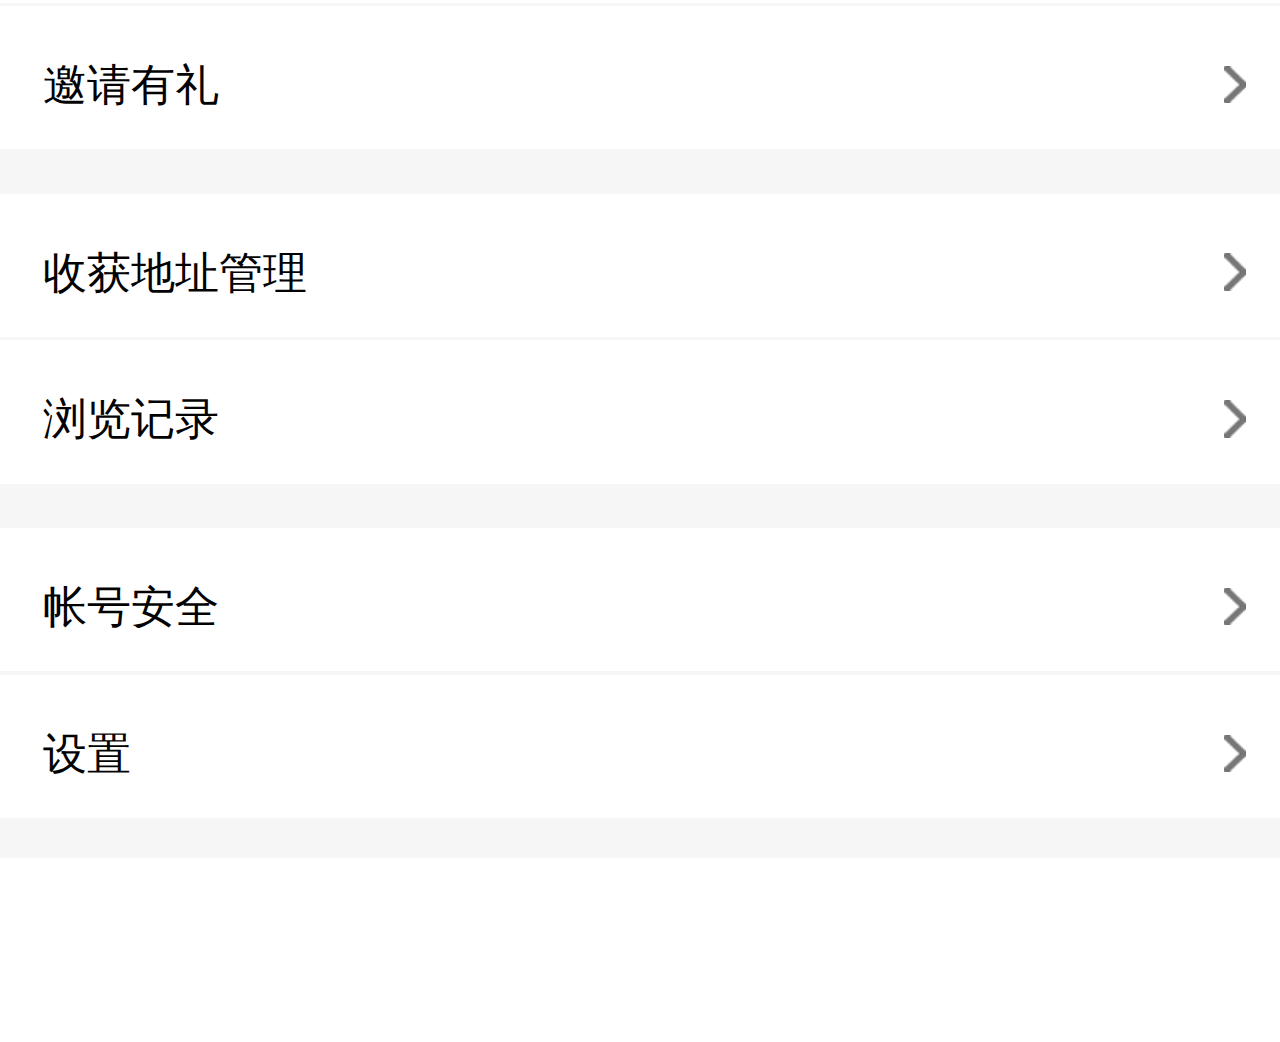
<file: 安德莉亚7-焦诗博/安德莉亚7.html>
<!DOCTYPE html>
<html lang="en">
<head>
    <meta charset="UTF-8">
    <meta name="viewport" content="width=device-width, initial-scale=1.0">
    <title>Document</title>
    <style>
        @import '../安德莉亚7-焦诗博/css/less.css';
    </style>
</head>
<body>
    <!-- 头 -->
    <div class="header">
        <div class="hd"><img src="../安德莉亚7-焦诗博/img/苹果6黑.png" alt=""></div>
        <div class="tit"><img src="../安德莉亚7-焦诗博/img/图层5.png" alt=""><span>拾柒</span><img src="../安德莉亚7-焦诗博/img/图层16.png" alt=""></div>
    </div>
    <div class="zw"></div>
    <!-- 内容区 -->
    <div class="content">
        <div class="card"></div>
        <div class="num">
            <div><span>我的余额(元)</span><span>55</span></div>
            <div><span>积分</span><span>25</span></div>
            <div><span>优惠券(张)</span><span>2</span></div>
        </div>
        <div class="dd"><span>我的订单</span><img src="../安德莉亚7-焦诗博/img/箭头副本4.png" alt=""><span>查看全部订单</span></div>
        <div class="mnue">
            <div>
                <img src="../安德莉亚7-焦诗博/img/图层9.png" alt="">
                <span>代付款</span>
            </div>
            <div>
                <img src="../安德莉亚7-焦诗博/img/图层10.png" alt="">
                <span>代发货</span>
            </div>
            <div>
                <img src="../安德莉亚7-焦诗博/img/图层11.png" alt="">
                <span>待收货</span>
            </div>
            <div>
                <img src="../安德莉亚7-焦诗博/img/图层12.png" alt="">
                <span>退换/售后</span>
            </div>
        </div>
        <div class="zu">
            <div><span>会员中心</span><img src="../安德莉亚7-焦诗博/img/箭头副本4.png" alt=""></div>
            <div><span>邀请有礼</span><img src="../安德莉亚7-焦诗博/img/箭头副本4.png" alt=""></div>
        </div>
        <div class="zu">
            <div><span>收获地址管理</span><img src="../安德莉亚7-焦诗博/img/箭头副本4.png" alt=""></div>
            <div><span>浏览记录</span><img src="../安德莉亚7-焦诗博/img/箭头副本4.png" alt=""></div>
        </div>
        <div class="zu">
            <div><span>帐号安全</span><img src="../安德莉亚7-焦诗博/img/箭头副本4.png" alt=""></div>
            <div><span>设置</span><img src="../安德莉亚7-焦诗博/img/箭头副本4.png" alt=""></div>
        </div>
    </div>
    <div class="zw2"></div>
    <!-- 页脚导航 -->
    <footer>
        <div class="why">
            <ul>
                <li><div class="index"></div>首页</li>
                <li><img src="img/20.png" alt="">分类</li>
                <li><img src="img/19.png" alt="">购物车</li>
                <li><img src="img/图层5.png" alt="">我的</li>
            </ul>            
        </div>
    </footer>
</body>
</html>
</file>
